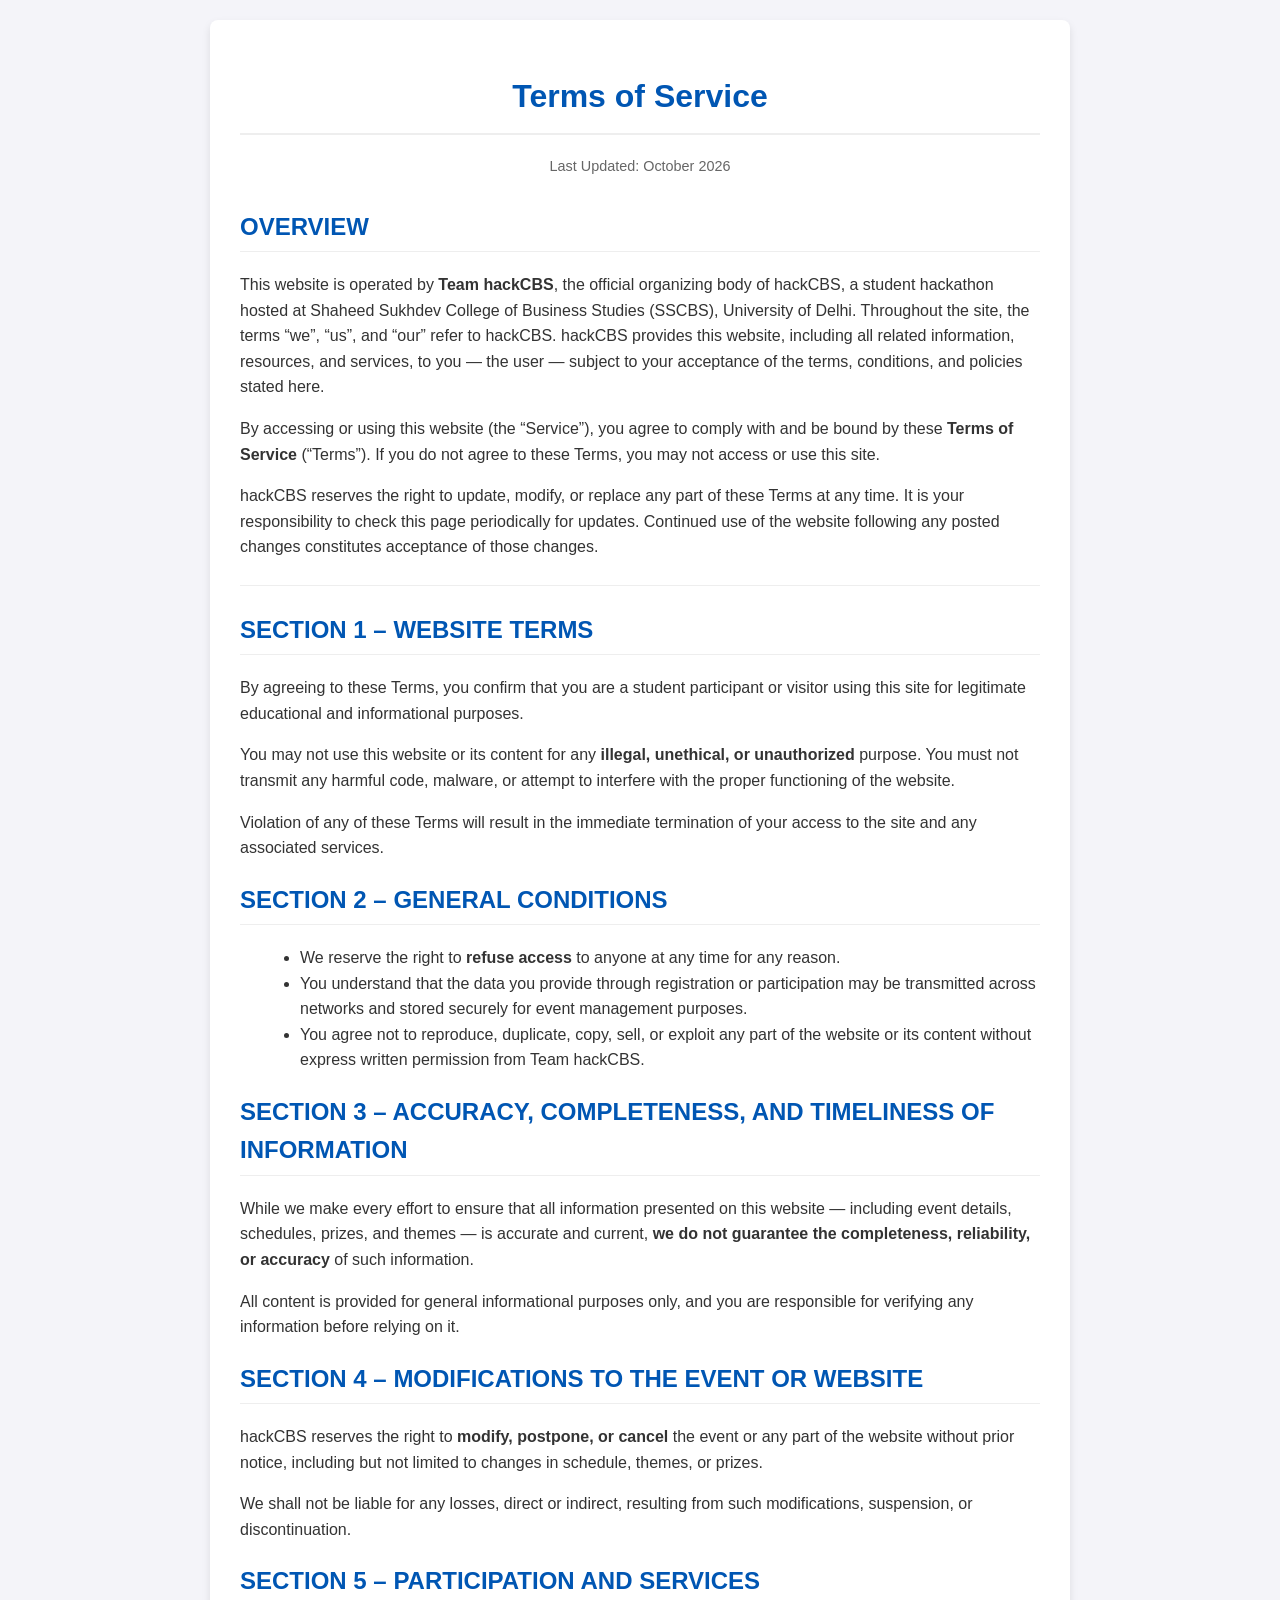
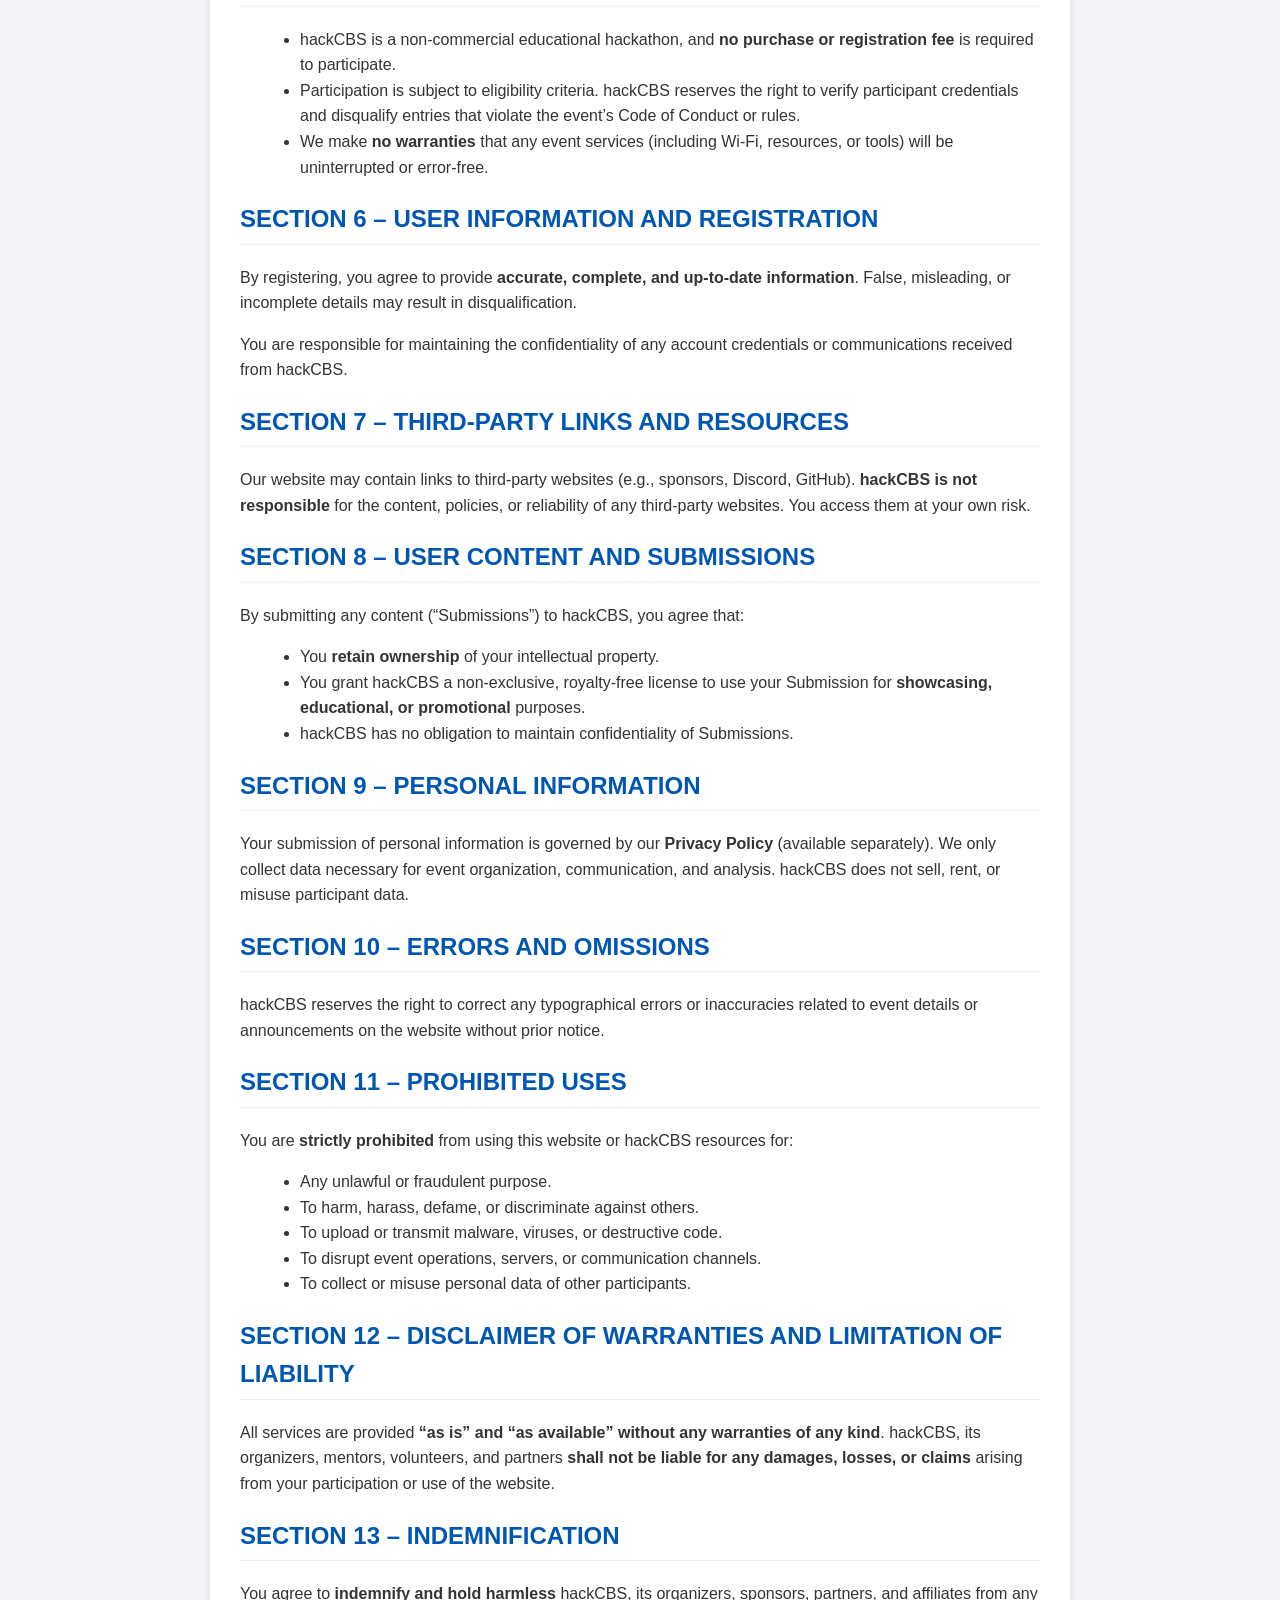
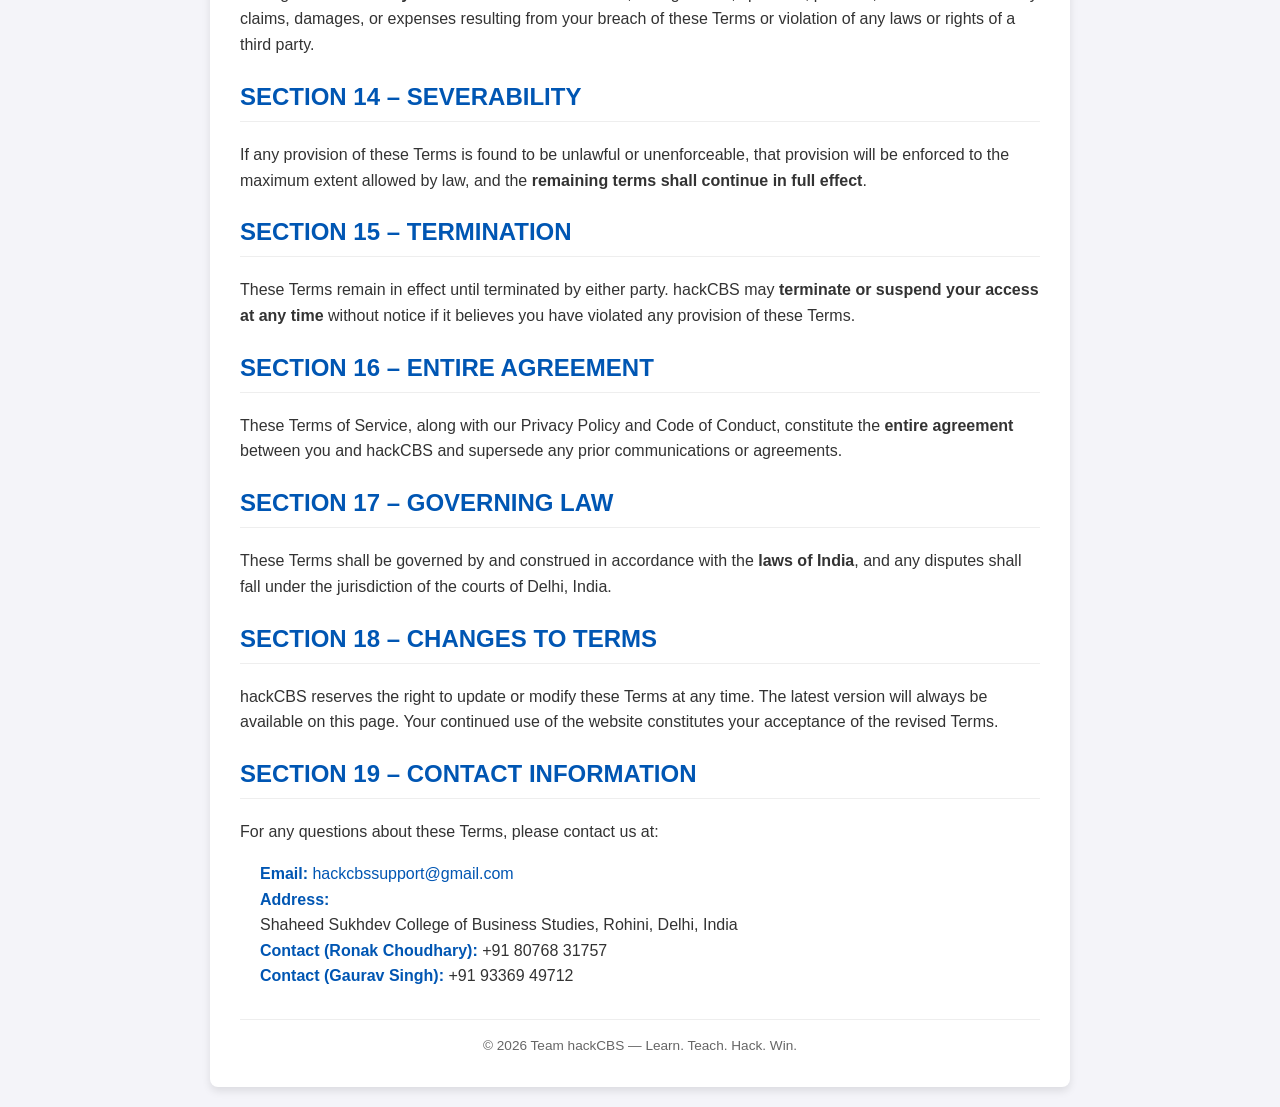
<file: public/assets/docs/terms-of-service/index.html>
<!DOCTYPE html>
<html lang="en">
<head>
    <meta charset="UTF-8">
    <meta name="viewport" content="width=device-width, initial-scale=1.0">
    <title>Terms of Service - hackCBS</title>
</head>
<body style="font-family: Arial, sans-serif; line-height: 1.6; color: #333; margin: 0; padding: 20px; background-color: #f4f4f9;">

    <div style="max-width: 800px; margin: auto; background: #fff; padding: 30px; border-radius: 8px; box-shadow: 0 4px 8px rgba(0,0,0,0.1);">

        <h1 style="text-align: center; color: #0056b3; border-bottom: 2px solid #eee; padding-bottom: 10px; margin-bottom: 20px;">Terms of Service</h1>
        <p style="text-align: center; font-size: 0.9em; color: #666; margin-bottom: 30px;">Last Updated: October 2026</p>
        
        <h2 style="color: #0056b3; border-bottom: 1px solid #eee; padding-bottom: 5px; margin-top: 25px;">OVERVIEW</h2>
        <p>This website is operated by <b>Team hackCBS</b>, the official organizing body of hackCBS, a student hackathon hosted at Shaheed Sukhdev College of Business Studies (SSCBS), University of Delhi. Throughout the site, the terms “we”, “us”, and “our” refer to hackCBS. hackCBS provides this website, including all related information, resources, and services, to you — the user — subject to your acceptance of the terms, conditions, and policies stated here.</p>
        <p>By accessing or using this website (the “Service”), you agree to comply with and be bound by these <b>Terms of Service</b> (“Terms”). If you do not agree to these Terms, you may not access or use this site.</p>
        <p>hackCBS reserves the right to update, modify, or replace any part of these Terms at any time. It is your responsibility to check this page periodically for updates. Continued use of the website following any posted changes constitutes acceptance of those changes.</p>

        <hr style="border: 0; height: 1px; background: #eee; margin: 25px 0;">

        <h2 style="color: #0056b3; border-bottom: 1px solid #eee; padding-bottom: 5px;">SECTION 1 – WEBSITE TERMS</h2>
        <p>By agreeing to these Terms, you confirm that you are a student participant or visitor using this site for legitimate educational and informational purposes.</p>
        <p>You may not use this website or its content for any <b>illegal, unethical, or unauthorized</b> purpose. You must not transmit any harmful code, malware, or attempt to interfere with the proper functioning of the website.</p>
        <p>Violation of any of these Terms will result in the immediate termination of your access to the site and any associated services.</p>

        <h2 style="color: #0056b3; border-bottom: 1px solid #eee; padding-bottom: 5px; margin-top: 20px;">SECTION 2 – GENERAL CONDITIONS</h2>
        <ul style="list-style-type: disc; margin-left: 20px;">
            <li>We reserve the right to <b>refuse access</b> to anyone at any time for any reason.</li>
            <li>You understand that the data you provide through registration or participation may be transmitted across networks and stored securely for event management purposes.</li>
            <li>You agree not to reproduce, duplicate, copy, sell, or exploit any part of the website or its content without express written permission from Team hackCBS.</li>
        </ul>

        <h2 style="color: #0056b3; border-bottom: 1px solid #eee; padding-bottom: 5px; margin-top: 20px;">SECTION 3 – ACCURACY, COMPLETENESS, AND TIMELINESS OF INFORMATION</h2>
        <p>While we make every effort to ensure that all information presented on this website — including event details, schedules, prizes, and themes — is accurate and current, <b>we do not guarantee the completeness, reliability, or accuracy</b> of such information.</p>
        <p>All content is provided for general informational purposes only, and you are responsible for verifying any information before relying on it.</p>

        <h2 style="color: #0056b3; border-bottom: 1px solid #eee; padding-bottom: 5px; margin-top: 20px;">SECTION 4 – MODIFICATIONS TO THE EVENT OR WEBSITE</h2>
        <p>hackCBS reserves the right to <b>modify, postpone, or cancel</b> the event or any part of the website without prior notice, including but not limited to changes in schedule, themes, or prizes.</p>
        <p>We shall not be liable for any losses, direct or indirect, resulting from such modifications, suspension, or discontinuation.</p>

        <h2 style="color: #0056b3; border-bottom: 1px solid #eee; padding-bottom: 5px; margin-top: 20px;">SECTION 5 – PARTICIPATION AND SERVICES</h2>
        <ul style="list-style-type: disc; margin-left: 20px;">
            <li>hackCBS is a non-commercial educational hackathon, and <b>no purchase or registration fee</b> is required to participate.</li>
            <li>Participation is subject to eligibility criteria. hackCBS reserves the right to verify participant credentials and disqualify entries that violate the event’s Code of Conduct or rules.</li>
            <li>We make <b>no warranties</b> that any event services (including Wi-Fi, resources, or tools) will be uninterrupted or error-free.</li>
        </ul>

        <h2 style="color: #0056b3; border-bottom: 1px solid #eee; padding-bottom: 5px; margin-top: 20px;">SECTION 6 – USER INFORMATION AND REGISTRATION</h2>
        <p>By registering, you agree to provide <b>accurate, complete, and up-to-date information</b>. False, misleading, or incomplete details may result in disqualification.</p>
        <p>You are responsible for maintaining the confidentiality of any account credentials or communications received from hackCBS.</p>

        <h2 style="color: #0056b3; border-bottom: 1px solid #eee; padding-bottom: 5px; margin-top: 20px;">SECTION 7 – THIRD-PARTY LINKS AND RESOURCES</h2>
        <p>Our website may contain links to third-party websites (e.g., sponsors, Discord, GitHub). <b>hackCBS is not responsible</b> for the content, policies, or reliability of any third-party websites. You access them at your own risk.</p>

        <h2 style="color: #0056b3; border-bottom: 1px solid #eee; padding-bottom: 5px; margin-top: 20px;">SECTION 8 – USER CONTENT AND SUBMISSIONS</h2>
        <p>By submitting any content (“Submissions”) to hackCBS, you agree that:</p>
        <ul style="list-style-type: disc; margin-left: 20px;">
            <li>You <b>retain ownership</b> of your intellectual property.</li>
            <li>You grant hackCBS a non-exclusive, royalty-free license to use your Submission for <b>showcasing, educational, or promotional</b> purposes.</li>
            <li>hackCBS has no obligation to maintain confidentiality of Submissions.</li>
        </ul>

        <h2 style="color: #0056b3; border-bottom: 1px solid #eee; padding-bottom: 5px; margin-top: 20px;">SECTION 9 – PERSONAL INFORMATION</h2>
        <p>Your submission of personal information is governed by our <b>Privacy Policy</b> (available separately). We only collect data necessary for event organization, communication, and analysis. hackCBS does not sell, rent, or misuse participant data.</p>

        <h2 style="color: #0056b3; border-bottom: 1px solid #eee; padding-bottom: 5px; margin-top: 20px;">SECTION 10 – ERRORS AND OMISSIONS</h2>
        <p>hackCBS reserves the right to correct any typographical errors or inaccuracies related to event details or announcements on the website without prior notice.</p>

        <h2 style="color: #0056b3; border-bottom: 1px solid #eee; padding-bottom: 5px; margin-top: 20px;">SECTION 11 – PROHIBITED USES</h2>
        <p>You are <b>strictly prohibited</b> from using this website or hackCBS resources for:</p>
        <ul style="list-style-type: disc; margin-left: 20px;">
            <li>Any unlawful or fraudulent purpose.</li>
            <li>To harm, harass, defame, or discriminate against others.</li>
            <li>To upload or transmit malware, viruses, or destructive code.</li>
            <li>To disrupt event operations, servers, or communication channels.</li>
            <li>To collect or misuse personal data of other participants.</li>
        </ul>

        <h2 style="color: #0056b3; border-bottom: 1px solid #eee; padding-bottom: 5px; margin-top: 20px;">SECTION 12 – DISCLAIMER OF WARRANTIES AND LIMITATION OF LIABILITY</h2>
        <p>All services are provided <b>“as is” and “as available” without any warranties of any kind</b>. hackCBS, its organizers, mentors, volunteers, and partners <b>shall not be liable for any damages, losses, or claims</b> arising from your participation or use of the website.</p>

        <h2 style="color: #0056b3; border-bottom: 1px solid #eee; padding-bottom: 5px; margin-top: 20px;">SECTION 13 – INDEMNIFICATION</h2>
        <p>You agree to <b>indemnify and hold harmless</b> hackCBS, its organizers, sponsors, partners, and affiliates from any claims, damages, or expenses resulting from your breach of these Terms or violation of any laws or rights of a third party.</p>

        <h2 style="color: #0056b3; border-bottom: 1px solid #eee; padding-bottom: 5px; margin-top: 20px;">SECTION 14 – SEVERABILITY</h2>
        <p>If any provision of these Terms is found to be unlawful or unenforceable, that provision will be enforced to the maximum extent allowed by law, and the <b>remaining terms shall continue in full effect</b>.</p>

        <h2 style="color: #0056b3; border-bottom: 1px solid #eee; padding-bottom: 5px; margin-top: 20px;">SECTION 15 – TERMINATION</h2>
        <p>These Terms remain in effect until terminated by either party. hackCBS may <b>terminate or suspend your access at any time</b> without notice if it believes you have violated any provision of these Terms.</p>

        <h2 style="color: #0056b3; border-bottom: 1px solid #eee; padding-bottom: 5px; margin-top: 20px;">SECTION 16 – ENTIRE AGREEMENT</h2>
        <p>These Terms of Service, along with our Privacy Policy and Code of Conduct, constitute the <b>entire agreement</b> between you and hackCBS and supersede any prior communications or agreements.</p>

        <h2 style="color: #0056b3; border-bottom: 1px solid #eee; padding-bottom: 5px; margin-top: 20px;">SECTION 17 – GOVERNING LAW</h2>
        <p>These Terms shall be governed by and construed in accordance with the <b>laws of India</b>, and any disputes shall fall under the jurisdiction of the courts of Delhi, India.</p>

        <h2 style="color: #0056b3; border-bottom: 1px solid #eee; padding-bottom: 5px; margin-top: 20px;">SECTION 18 – CHANGES TO TERMS</h2>
        <p>hackCBS reserves the right to update or modify these Terms at any time. The latest version will always be available on this page. Your continued use of the website constitutes your acceptance of the revised Terms.</p>

        <h2 style="color: #0056b3; border-bottom: 1px solid #eee; padding-bottom: 5px; margin-top: 20px;">SECTION 19 – CONTACT INFORMATION</h2>
        <p>For any questions about these Terms, please contact us at:</p>
        <p style="margin-left: 20px;">
            <strong style="color: #0056b3;">Email:</strong> <a href="mailto:hackcbssupport@gmail.com" style="color: #0056b3; text-decoration: none;">hackcbssupport@gmail.com</a><br>
            <strong style="color: #0056b3;">Address:</strong><br>
            Shaheed Sukhdev College of Business Studies, Rohini, Delhi, India<br>
            <strong style="color: #0056b3;">Contact (Ronak Choudhary):</strong> +91 80768 31757<br>
            <strong style="color: #0056b3;">Contact (Gaurav Singh):</strong> +91 93369 49712
        </p>

        <footer style="text-align: center; margin-top: 30px; padding-top: 15px; border-top: 1px solid #eee; font-size: 0.85em; color: #666;">
            &copy; 2026 Team hackCBS — Learn. Teach. Hack. Win.
        </footer>
    </div>

</body>
</html>
</file>
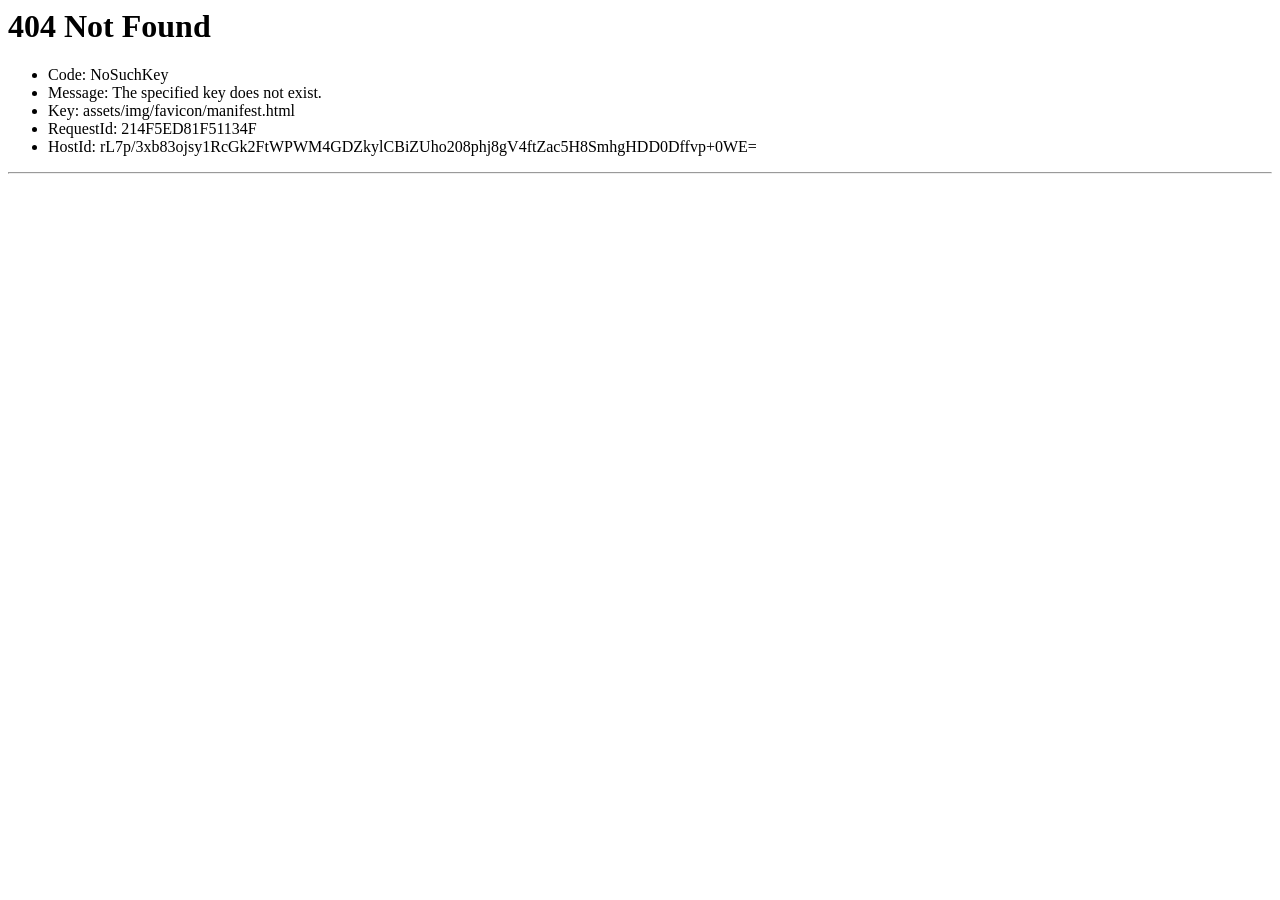
<file: public/assets/img/favicon/manifest.html>
<html>
<head><title>404 Not Found</title></head>
<body>
<h1>404 Not Found</h1>
<ul>
<li>Code: NoSuchKey</li>
<li>Message: The specified key does not exist.</li>
<li>Key: assets/img/favicon/manifest.html</li>
<li>RequestId: 214F5ED81F51134F</li>
<li>HostId: rL7p/3xb83ojsy1RcGk2FtWPWM4GDZkylCBiZUho208phj8gV4ftZac5H8SmhgHDD0Dffvp+0WE=</li>
</ul>
<hr/>
</body>
</html>
</file>
